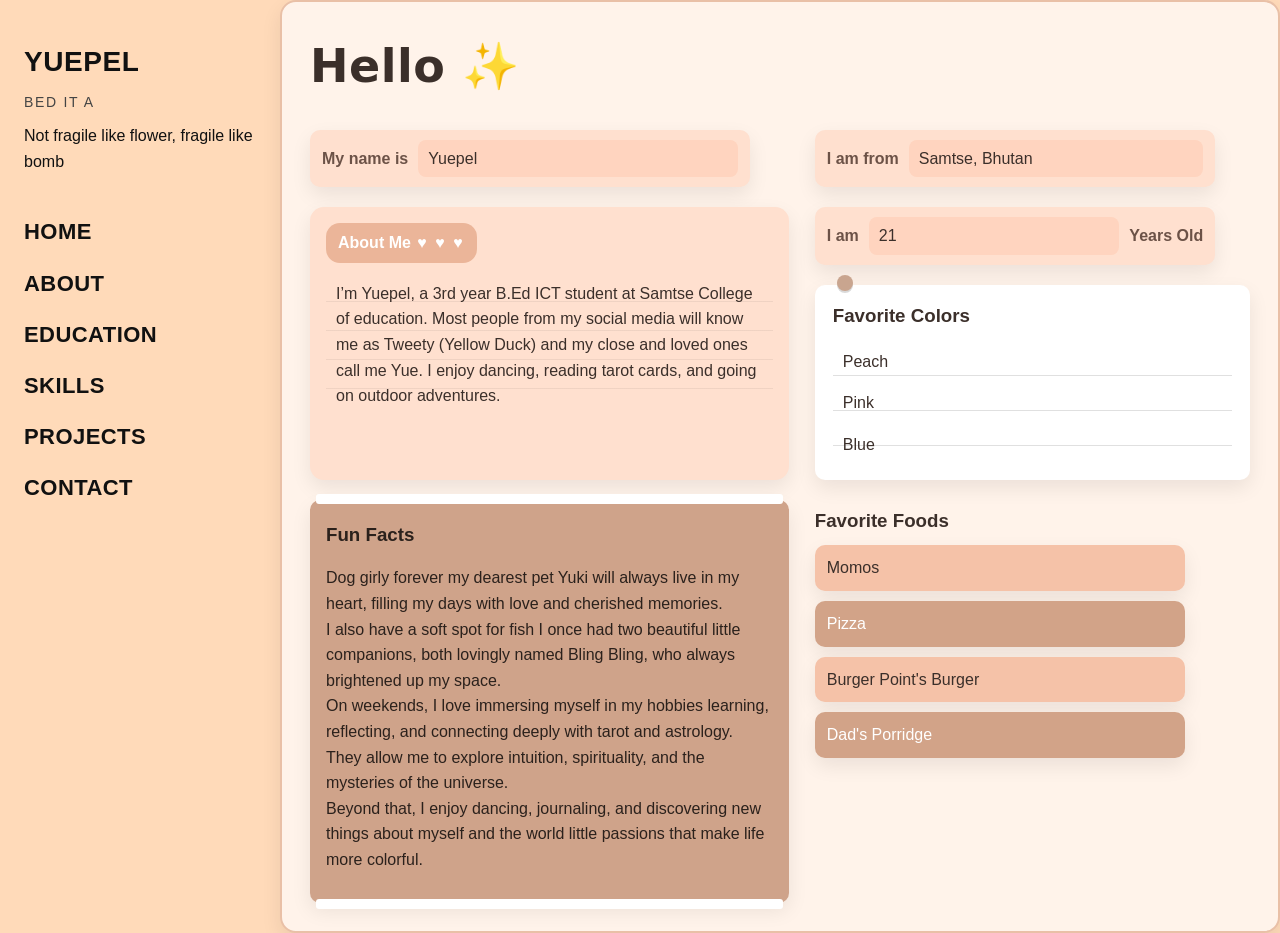
<file: allaboutme.html>
<!DOCTYPE html>
<html lang="en">
<head>
  <meta charset="UTF-8" />
  <meta name="viewport" content="width=device-width, initial-scale=1" />
  <title>About — Yuepel</title>
  <link rel="stylesheet" href="style.css" />
</head>
<body>

  <div class="layout">
    <!-- LEFT: your existing sidebar -->
    <aside class="sidebar">
      <h1 class="name">YUEPEL</h1>
      <p class="role">BEd IT A</p>
      <p class="tagline">Not fragile like flower, fragile like bomb</p>

      <nav class="nav">
        <ul>
          <li><a href="index.html">HOME</a></li>
          <li><a href="about.html" class="active">ABOUT</a></li>
          <li><a href="education.html">EDUCATION</a></li>
          <li><a href="skills.html">SKILLS</a></li>
          <li><a href="projects.html">PROJECTS</a></li>
          <li><a href="contact.html">CONTACT</a></li>
        </ul>
      </nav>
    </aside>

    <!-- RIGHT: Scrapbook About -->
    <main class="content">
      <div class="content-inner">
        <section class="scrapbook">
          <h2 class="scrap-hello">Hello ✨</h2>

          <!-- top small fields -->
          <div class="mini-field">
            <span class="mini-label">My name is</span>
            <span class="mini-fill">Yuepel</span>
          </div>

          <div class="mini-field">
            <span class="mini-label">I am from</span>
            <span class="mini-fill">Samtse, Bhutan</span>
          </div>

          <div class="mini-field mini-split">
            <span class="mini-label">I am</span>
            <span class="mini-fill">21</span>
            <span class="mini-label right">Years Old</span>
          </div>

          

          <!-- about me lined note -->
          <section class="note about-note">
            <div class="tab hearts">About Me</div>
            <div class="lined">
              I’m Yuepel, a 3rd year B.Ed ICT student at Samtse College of education. 
              Most people from my social media will know me as Tweety (Yellow Duck) 
              and my close and loved ones call me Yue. I enjoy dancing,
              reading tarot cards, and going on outdoor adventures. 
            </div>
          </section>

          <!-- favorite colors note -->
          <section class="pin-note">
            <h3>Favorite Colors</h3>
            <ul class="lined-list">
              <li>Peach</li>
              <li>Pink</li>
              <li>Blue</li>
            </ul>
          </section>

          <!-- fun facts big box -->
<section class="rip-box">
  <h3>Fun Facts</h3>
  <p>
    Dog girly forever my dearest pet Yuki will always live in my heart, filling my days with love and cherished memories. <br>
    I also have a soft spot for fish I once had two beautiful little companions, both lovingly named Bling Bling, who always brightened up my space. <br>
    On weekends, I love immersing myself in my hobbies learning, reflecting, and connecting deeply with tarot and astrology. They allow me to explore intuition, spirituality, and the mysteries of the universe. <br>
    Beyond that, I enjoy dancing, journaling, and discovering new things about myself and the world  little passions that make life more colorful.
  </p>
</section>


          <!-- favorite foods strips -->
          <section class="strips">
            <h3>Favorite Foods</h3>
            <div class="strip">Momos</div>
            <div class="strip tan">Pizza</div>
            <div class="strip">Burger Point's Burger</div>
            <div class="strip tan">Dad's Porridge</div>
          </section>
        </section>
      </div>
    </main>
  </div>

</body>
</html>
</file>
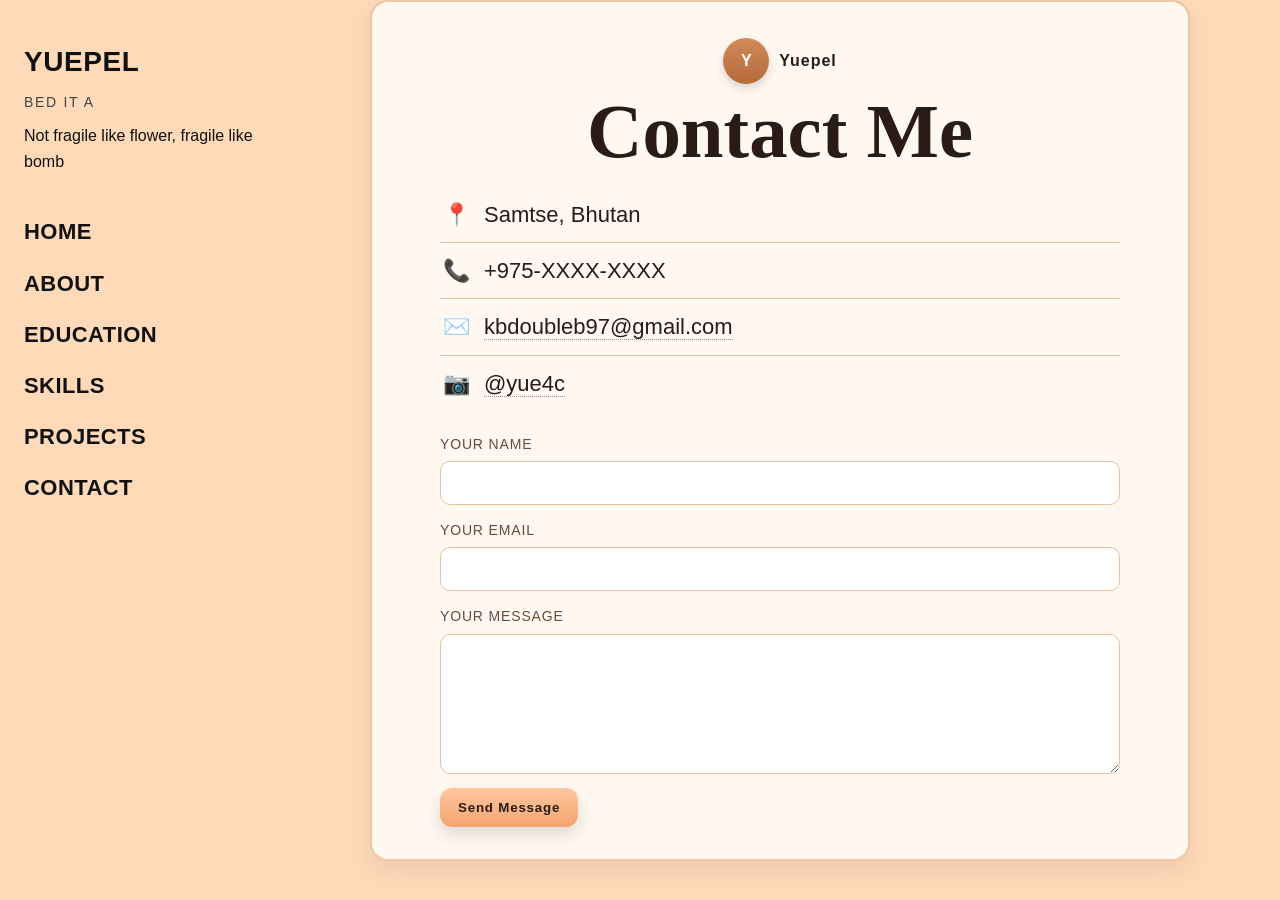
<file: contact.html>
<!DOCTYPE html>
<html lang="en">
<head>
  <meta charset="UTF-8" />
  <meta name="viewport" content="width=device-width, initial-scale=1" />
  <title>Contact — Yuepel</title>
  <link rel="stylesheet" href="style.css" />
</head>
<body>
  <div class="layout">
    <!-- Sidebar -->
    <aside class="sidebar">
      <h1 class="name">YUEPEL</h1>
      <p class="role">BEd IT A</p>
      <p class="tagline">Not fragile like flower, fragile like bomb</p>

      <nav class="nav">
        <ul>
          <li><a href="index.html">HOME</a></li>
          <li><a href="allaboutme.html">ABOUT</a></li>
          <li><a href="education.html">EDUCATION</a></li>
          <li><a href="skills.html">SKILLS</a></li>
          <li><a href="projects.html">PROJECTS</a></li>
          <li><a href="contact.html" class="active">CONTACT</a></li>
        </ul>
      </nav>
    </aside>

    <!-- Content -->
    <main class="content">
      <div class="content-inner">

        <section class="contact-sheet">
          <!-- Branding -->
          <div class="contact-brand">
            <div class="brand-mark">Y</div>
            <div class="brand-name">Yuepel</div>
          </div>

          <!-- Big script title -->
          <h1 class="contact-script">Contact&nbsp;Me</h1>

          <!-- Details -->
          <div class="contact-lines">
            <div class="contact-line">
              <span class="contact-ico">📍</span>
              <span class="contact-text">Samtse, Bhutan</span>
            </div>
            <hr>
            <div class="contact-line">
              <span class="contact-ico">📞</span>
              <span class="contact-text">+975-XXXX-XXXX</span>
            </div>
            <hr>
            <div class="contact-line">
              <span class="contact-ico">✉️</span>
              <span class="contact-text">
                <a href="mailto:kbdoubleb97@gmail.com">kbdoubleb97@gmail.com</a>
              </span>
            </div>
            <hr>
            <!-- Instagram link -->
            <div class="contact-line">
              <span class="contact-ico">📷</span>
              <span class="contact-text">
                <a href="https://www.instagram.com/yue4c?igsh=MXQ5cnUwaWlzNjFxaQ==&utm_source=ig_contact_invite" target="_blank">
                  @yue4c
                </a>
              </span>
            </div>
          </div>

          <!-- Message form -->
          <form class="contact-form" action="mailto:yuepel@example.com" method="post" enctype="text/plain">
            <div class="form-row">
              <label for="name">Your Name</label>
              <input id="name" name="name" type="text" required>
            </div>
            <div class="form-row">
              <label for="email">Your Email</label>
              <input id="email" name="email" type="email" required>
            </div>
            <div class="form-row">
              <label for="message">Your Message</label>
              <textarea id="message" name="message" rows="6" required></textarea>
            </div>
            <button type="submit" class="btn-peach">Send Message</button>
          </form>
        </section>

      </div>
    </main>
  </div>
</body>
</html>
</file>
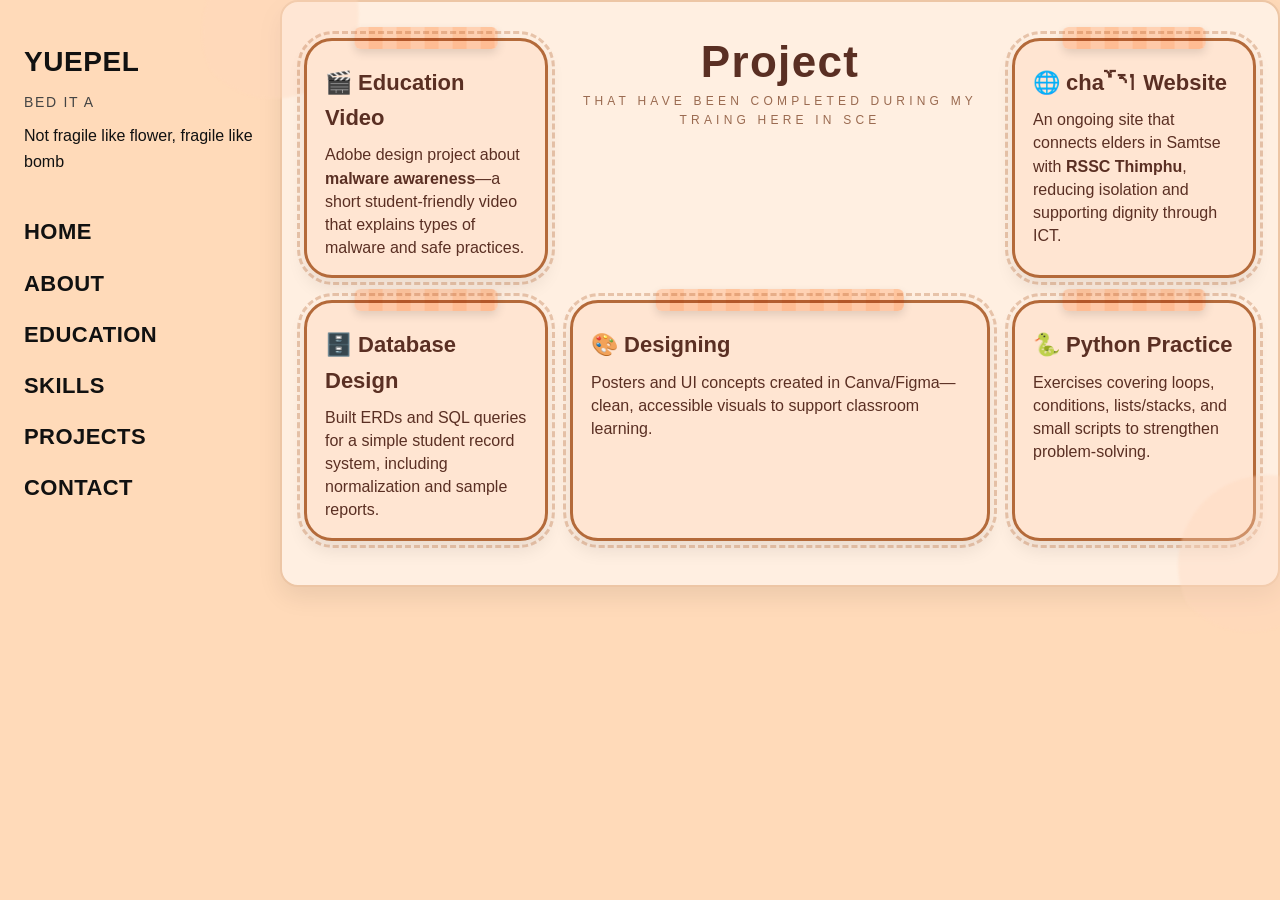
<file: projects.html>
<!DOCTYPE html>
<html lang="en">
<head>
  <meta charset="UTF-8" />
  <meta name="viewport" content="width=device-width, initial-scale=1" />
  <title>Projects — Yuepel</title>
  <link rel="stylesheet" href="style.css" />
</head>
<body>
  <div class="layout">
    <!-- Sidebar (same as other pages) -->
    <aside class="sidebar">
      <h1 class="name">YUEPEL</h1>
      <p class="role">BEd IT A</p>
      <p class="tagline">Not fragile like flower, fragile like bomb</p>

      <nav class="nav">
        <ul>
          <li><a href="index.html">HOME</a></li>
          <li><a href="allaboutme.html">ABOUT</a></li>
          <li><a href="education.html">EDUCATION</a></li>
          <li><a href="skills.html">SKILLS</a></li>
          <li><a href="projects.html" class="active">PROJECTS</a></li>
          <li><a href="contact.html">CONTACT</a></li>
        </ul>
      </nav>
    </aside>

    <!-- Content -->
    <main class="content">
      <div class="content-inner">

        <section class="mm-wrap">
          <!-- center title -->
          <header class="mm-title">
            <h1>Project<br></h1>
            <p class="mm-sub">that have been completed during my traing here in SCE</p>
          </header>

          <!-- cards laid out around the title -->
          <article class="mm-card tl">
            <div class="mm-tape"></div>
            <h3>🎬 Education Video</h3>
            <p>
              Adobe design project about <strong>malware awareness</strong>—a short student-friendly
              video that explains types of malware and safe practices.
            </p>
          </article>

          <article class="mm-card tr">
            <div class="mm-tape"></div>
            <h3>🌐 cha་རོ། Website</h3>
            <p>
              An ongoing site that connects elders in Samtse with <strong>RSSC Thimphu</strong>,
              reducing isolation and supporting dignity through ICT.
            </p>
          </article>

          <article class="mm-card bl">
            <div class="mm-tape"></div>
            <h3>🗄️ Database Design</h3>
            <p>
              Built ERDs and SQL queries for a simple student record system,
              including normalization and sample reports.
            </p>
          </article>

          <article class="mm-card br">
            <div class="mm-tape"></div>
            <h3>🐍 Python Practice</h3>
            <p>
              Exercises covering loops, conditions, lists/stacks, and small
              scripts to strengthen problem-solving.
            </p>
          </article>

          <article class="mm-card bc">
            <div class="mm-tape"></div>
            <h3>🎨 Designing</h3>
            <p>
              Posters and UI concepts created in Canva/Figma—clean,
              accessible visuals to support classroom learning.
            </p>
          </article>
        </section>

      </div>
    </main>
  </div>
</body>
</html>
</file>
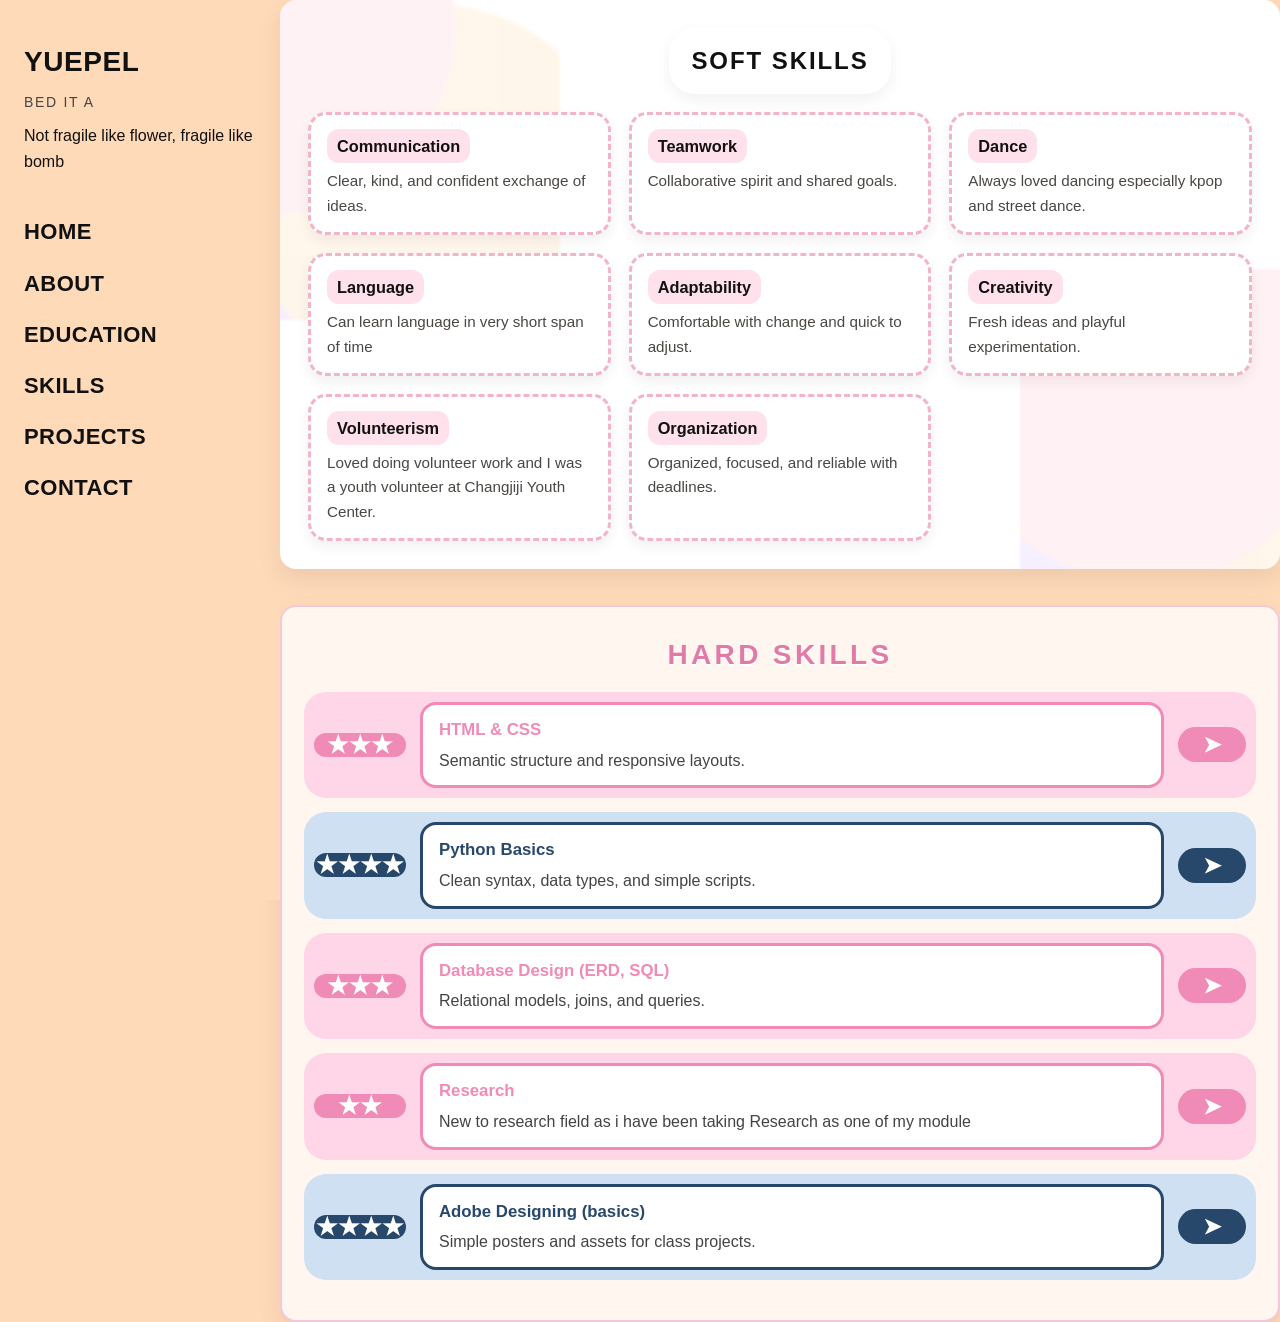
<file: skills.html>
<!DOCTYPE html>
<html lang="en">
<head>
  <meta charset="UTF-8" />
  <meta name="viewport" content="width=device-width, initial-scale=1" />
  <title>Skills — Yuepel</title>
  <link rel="stylesheet" href="style.css" />
</head>
<body>

  <div class="layout">
    <!-- LEFT: sidebar -->
    <aside class="sidebar">
      <h1 class="name">YUEPEL</h1>
      <p class="role">BEd IT A</p>
      <p class="tagline">Not fragile like flower, fragile like bomb</p>

      <nav class="nav">
        <ul>
          <li><a href="index.html">HOME</a></li>
          <li><a href="allaboutme.html">ABOUT</a></li>
          <li><a href="education.html">EDUCATION</a></li>
          <li><a href="skill.html" class="active">SKILLS</a></li>
          <li><a href="projects.html">PROJECTS</a></li>
          <li><a href="contact.html">CONTACT</a></li>
        </ul>
      </nav>
    </aside>

    <!-- RIGHT: content -->
    <main class="content">
      <div class="content-inner">

        <!-- ========== SOFT SKILLS (pic #1 style) ========== -->
        <section class="skills-soft">
          <div class="soft-hero">
            <div class="soft-cloud">
              
              <h2>SOFT SKILLS</h2>
            </div>
          </div>

          <div class="soft-grid">
            <!-- Each soft card -->
            <article class="soft-card">
              <h3>Communication</h3>
              <p>Clear, kind, and confident exchange of ideas.</p>
            </article>

            <article class="soft-card">
              <h3>Teamwork</h3>
              <p>Collaborative spirit and shared goals.</p>
            </article>

            <article class="soft-card">
              <h3>Dance </h3>
              <p>Always loved dancing especially kpop and street dance.</p>
            </article>

            <article class="soft-card">
              <h3>Language</h3>
              <p>Can learn language in very short span of time</p>
            </article>

            <article class="soft-card">
              <h3>Adaptability</h3>
              <p>Comfortable with change and quick to adjust.</p>
            </article>

            <article class="soft-card">
              <h3>Creativity</h3>
              <p>Fresh ideas and playful experimentation.</p>
            </article>

            <article class="soft-card">
              <h3>Volunteerism</h3>
              <p>Loved doing volunteer work and I was a youth volunteer at Changjiji Youth Center.</p>
            </article>

            <article class="soft-card">
              <h3>Organization</h3>
              <p>Organized, focused, and reliable with deadlines.</p>
            </article>
          </div>
        </section>

        <!-- ========== HARD SKILLS (pic #2 style) ========== -->
        <section class="skills-hard">
          <header class="hard-head">
            <h2>HARD SKILLS</h2>
          </header>

          <!-- One hard bar -->
          <article class="hard-row pink">
            <div class="hard-left">
              <span class="star">★★★</span>
              
            </div>
            <div class="hard-body">
              <h3>HTML &amp; CSS</h3>
              <p>Semantic structure and responsive layouts.</p>
            </div>
            <div class="hard-right">
              <span class="arrow">➤</span>
            </div>
          </article>

          <article class="hard-row navy">
            <div class="hard-left">
              <span class="star">★★★★</span>
             
            </div>
            <div class="hard-body">
              <h3>Python Basics</h3>
              <p>Clean syntax, data types, and simple scripts.</p>
            </div>
            <div class="hard-right">
              <span class="arrow">➤</span>
            </div>
          </article>

          <article class="hard-row pink">
            <div class="hard-left">
              <span class="star">★★★</span>
              
            </div>
            <div class="hard-body">
              <h3>Database Design (ERD, SQL)</h3>
              <p>Relational models, joins, and queries.</p>
            </div>
            <div class="hard-right">
              <span class="arrow">➤</span>
            </div>
          </article>

         

          <article class="hard-row pink">
            <div class="hard-left">
              <span class="star">★★</span>
              
            </div>
            <div class="hard-body">
              <h3>Research</h3>
              <p>New to research field as i have been taking Research as one of my module</p>
            </div>
            <div class="hard-right">
              <span class="arrow">➤</span>
            </div>
          </article>

          <article class="hard-row navy">
            <div class="hard-left">
              <span class="star">★★★★</span>
              
            </div>
            <div class="hard-body">
              <h3>Adobe Designing (basics)</h3>
              <p>Simple posters and assets for class projects.</p>
            </div>
            <div class="hard-right">
              <span class="arrow">➤</span>
            </div>
          </article>
        </section>

      </div>
    </main>
  </div>

</body>
</html>
</file>
<file: style.css>
/* ========== base and homepage  ========== */
:root{
  --peach: #FFDAB9;
  --text: #111;
  --muted: #444;
  --card: #ffffff;
  --shadow: 0 10px 24px rgba(0,0,0,0.12);
  --radius: 12px;
}

*,
*::before,
*::after { box-sizing: border-box; }

body {
  margin: 0;
  font-family: Arial, sans-serif;
  line-height: 1.6;
  color: var(--text);
  background-color: var(--peach); /* full-page peach */
}

a { color: inherit; text-decoration: none; }
a:hover, a:focus { text-decoration: underline; }

/* ========== Layout ========== */
.layout{
  display: grid;
  grid-template-columns: 280px 1fr; /* left fixed, right fluid */
  gap: 0;
  min-height: 100vh;
}

/* ========== Sidebar (left) ========== */
.sidebar{
  padding: 40px 24px;
  background: var(--peach); /* keep peach on the left */
  display: flex;
  flex-direction: column;
  align-items: flex-start;
  position: sticky; /* stays visible as you scroll the gallery */
  top: 0;
  height: 100vh;
  overflow: auto;
}

.name{
  font-size: 28px;
  font-weight: 700;
  letter-spacing: 0.02em;
  margin: 0 0 6px;
}

.role{
  margin: 0 0 10px;
  font-size: 14px;
  letter-spacing: 0.12em;
  text-transform: uppercase;
  color: var(--muted);
}

.tagline{
  margin: 0 0 24px;
  font-size: 16px;
}

.nav ul{
  list-style: none;
  padding: 0;
  margin: 0;
}
.nav li{ margin: 16px 0; }
.nav a{
  font-weight: 700;
  font-size: 22px;
  letter-spacing: 0.02em;
}
.nav a:hover{
  text-decoration: none;
  background: rgba(0,0,0,0.06);
  border-radius: 8px;
  padding: 2px 6px;
}

/* ========== Gallery (right) ========== */
.gallery{
  background: var(--card);            /* white panel like inspiration */
  padding: 36px;
  display: grid;
  grid-template-columns: repeat(auto-fill, minmax(240px, 1fr)); /* responsive */
  gap: 20px;
}

/* Uniform tiles: same width & height, neat crop */
.gallery img{
  width: 100%;
  height: 320px;                      /* make all the same height */
  object-fit: cover;                  /* crop neatly without distortion */
  border-radius: 14px;
  display: block;
  box-shadow: var(--shadow);
}

/* ========== Responsive ========== */
@media (max-width: 900px){
  .layout{ grid-template-columns: 220px 1fr; }
  .nav a{ font-size: 20px; }
  .gallery{ padding: 24px; gap: 16px; }
  .gallery img{ height: 260px; }
}

@media (max-width: 700px){
  .layout{ grid-template-columns: 1fr; }
  .sidebar{
    position: relative;
    height: auto;
  }
  .gallery{
    grid-template-columns: repeat(auto-fill, minmax(160px, 1fr));
    padding: 20px;
    gap: 12px;
  }
  .gallery img{ height: 200px; }
}

/* ===== about me ===== */
:root{
  --sb-bg: #FFF3EA;
  --sb-ink: #3b2f2a;
  --sb-peach: #f5c2a8;
  --sb-tan: #d2a388;
  --sb-cream: #fde9dc;
  --sb-note: #ffe0cf;
  --sb-shadow: 0 8px 20px rgba(0,0,0,.08);
  --sb-round: 14px;
}

.scrapbook{
  background: var(--sb-bg);
  border: 2px solid #e9c0a7;
  border-radius: 16px;
  box-shadow: var(--sb-shadow);
  padding: 28px;
  color: var(--sb-ink);
  position: relative;

  /* layout like the reference */
  display: grid;
  grid-template-columns: 1.1fr 1fr;
  grid-template-rows: auto auto auto 1fr auto;
  gap: 20px 26px;
}

/* title */
.scrap-hello{
  grid-column: 1 / -1;
  margin: 0 0 6px;
  font-family: "Trebuchet MS", system-ui, Arial, sans-serif;
  font-size: 46px;
  font-weight: 800;
  letter-spacing: .5px;
  color: var(--sb-ink);
}

/* mini fields (top left stack) */
.mini-field{
  background: var(--sb-note);
  border-radius: 10px;
  padding: 10px 12px;
  box-shadow: var(--sb-shadow);
  display: flex; gap: 10px; align-items: center;
  width: 92%;
}
.mini-label{ font-weight: 800; color: #6c5247; }
.mini-fill{ flex: 1; background: #ffd4bf; border-radius: 8px; padding: 6px 10px; }
.mini-field.mini-split{ display: grid; grid-template-columns: auto 1fr auto; }
.mini-field .right{ justify-self: end; }

/* Polaroid with tape */
.polaroid{
  grid-column: 2 / 3;
  grid-row: 2 / 4;
  background: #fff;
  border: 10px solid #fff;
  padding: 0;
  box-shadow: var(--sb-shadow);
  transform: rotate(-2deg);
  position: relative;
  border-radius: 8px;
}
.polaroid img{
  width: 100%; height: 100%; object-fit: cover; display: block; border-radius: 2px;
}
.tape{
  position: absolute; width: 120px; height: 26px;
  background: var(--sb-tan);
  opacity: .95;
  border-radius: 6px;
  box-shadow: 0 2px 6px rgba(0,0,0,.15);
}
.tape.tl{ top: -16px; left: -10px; transform: rotate(-12deg); }
.tape.br{ bottom: -16px; right: -8px; transform: rotate(12deg); }

/* About Me lined note */
.note{
  background: var(--sb-note);
  border-radius: var(--sb-round);
  box-shadow: var(--sb-shadow);
  padding: 16px 16px 18px;
}
.about-note{ grid-column: 1 / 2; grid-row: 3 / 5; }
.tab{
  display: inline-block; background: #ebb599; color: #fff; font-weight: 800;
  padding: 7px 12px; border-radius: 14px; margin-bottom: 10px;
}
.tab.hearts::after{ content: "  ♥  ♥  ♥"; font-weight: 700; letter-spacing: 2px; }
.lined{
  background:
    repeating-linear-gradient(#0000 0 28px, #0000 27px, rgba(0,0,0,.12) 29px);
  padding: 8px 10px; border-radius: 8px;
}

/* Pinned note (favorite colors) */
.pin-note{
  grid-column: 2 / 3; grid-row: 4 / 5;
  background: #fff;
  border-radius: 10px;
  box-shadow: var(--sb-shadow);
  padding: 16px 18px 14px;
  position: relative;
}
.pin-note::before{
  content: "";
  position: absolute; top: -10px; left: 22px;
  width: 16px; height: 16px; background: #c9a58f; border-radius: 50%;
  box-shadow: 0 2px 0 rgba(0,0,0,.15);
}
.pin-note h3{ margin: 0 0 10px; }
.lined-list{
  list-style: none; margin: 0; padding: 0 6px;
  background:
    repeating-linear-gradient(#0000 0 34px, rgba(0,0,0,.12) 34px 35px);
}
.lined-list li{ padding: 8px 4px; }

/* Fun facts box (ripped-paper feel) */
.rip-box{
  grid-column: 1 / 2; grid-row: 5 / 6;
  background: #cfa38a;
  color: #2b211c;
  border-radius: 10px;
  box-shadow: var(--sb-shadow);
  padding: 14px 16px;
  position: relative;
}
.rip-box::before, .rip-box::after{
  content:""; position:absolute; left:6px; right:6px; height:10px; background:#fff;
  border-radius: 3px;
}
.rip-box::before{ top:-6px; }
.rip-box::after{ bottom:-6px; }
.rip-box h3{ margin: 6px 0 6px; color:#2b211c; }

/* Favorite foods strips */
.strips{
  grid-column: 2 / 3; grid-row: 5 / 6;
}
.strips h3{ margin: 6px 0 10px; }
.strip{
  background: var(--sb-peach);
  padding: 10px 12px;
  width: 85%;
  border-radius: 10px;
  margin-bottom: 10px;
  box-shadow: var(--sb-shadow);
}
.strip.tan{ background: var(--sb-tan); color: #fff; }

/* Responsive */
@media (max-width: 980px){
  .scrapbook{
    grid-template-columns: 1fr;
    grid-template-rows: auto auto auto auto auto auto auto;
  }
  .polaroid{ grid-column: 1; grid-row: 3; }
  .about-note{ grid-column: 1; grid-row: 4; }
  .pin-note{ grid-column: 1; grid-row: 5; }
  .rip-box{ grid-column: 1; grid-row: 6; }
  .strips{ grid-column: 1; grid-row: 7; }
}

/* ===== Worksheet-style Education ===== */
.worksheet{
  position: relative;
  background: #fff7ef;               /* soft cream worksheet look */
  border: 2px solid #f2c9a9;
  border-radius: 16px;
  box-shadow: 0 8px 20px rgba(0,0,0,.08);
  padding: 28px 26px;
  overflow: hidden;
}

/* peach doodles in corners */
.worksheet::before,
.worksheet::after{
  content:"";
  position: absolute;
  width: 220px; height: 220px;
  background: radial-gradient(ellipse at center, #ffd8be 40%, #ffd8be00 41%);
  opacity: .5;
  filter: blur(2px);
  z-index: 0;
}
.worksheet::before{ top:-60px; left:-40px; }
.worksheet::after { bottom:-60px; right:-40px; }

/* ===== centered titles ===== */
.ws-head{
  position: relative; 
  z-index: 1; 
  text-align: center;     /* center the header */
  margin-bottom: 20px;
}

.ws-name{
  display: flex; align-items: center; gap: 10px;
  justify-content: center;              /* keep the NAME line centered too */
  margin-bottom: 6px;
}
.ws-name .label{ font-weight: 800; letter-spacing: .06em; color:#32241c; }
.ws-name .line{ display:inline-block; width: 280px; height: 2px; background:#32241c; }

.ws-title{
  margin: 8px 0 2px;
  font-size: 40px;
  letter-spacing: .06em;
  font-weight: 900;
  color: #1b1613;
  text-align: center;                   /* center title */
}
.ws-sub{
  margin: 0;
  letter-spacing: .08em;
  color: #57514d;
  text-align: center;                   /* center subtitle */
}

/* rows */
.ws-row{
  position: relative;
  z-index: 1;
  display: grid;
  grid-template-columns: minmax(220px, 360px) 1fr;
  gap: 24px;
  align-items: start;
  margin: 22px 0 28px;
}
.ws-row.reverse{
  grid-template-columns: 1fr minmax(220px, 360px);
}

/* ===== Circular diagram (logos/photos) ===== */
.ws-diagram{
  background: #ffffff;
  border: 3px solid #1c1c1c;
  border-radius: 50%;          /* circle */
  width: 190px;                /* fixed for perfect circle */
  height: 190px;
  display: flex; align-items: center; justify-content: center;
  margin: 0 auto;              /* center in its column */
}
.ws-diagram img{
  width: 80%;                  /* fit inside circle */
  height: 80%;
  object-fit: contain;
  border-radius: 50%;          /* image also circular */
}

/* lined note blocks */
.ws-arrow{
  font-weight: 700;
  color: #29231e;
  letter-spacing: .04em;
  margin: 2px 0 4px;
}
.ws-arrow.left{ text-align: left; }
.ws-arrow.right{ text-align: right; }

.ws-stage{
  margin: 2px 0 8px;
  text-transform: uppercase;
  letter-spacing: .08em;
  font-size: 16px;
  color:#33261f;
}
.ws-stage .year{
  background: #e8c0a0;
  color:#221911;
  padding: 2px 8px;
  border-radius: 6px;
  margin-left: 6px;
  font-size: 13px;
}

.ws-lines{
  background:
    repeating-linear-gradient(#0000 0 28px, #0000 27px, rgba(0,0,0,.24) 29px);
  border: 2px solid #1c1c1c;
  border-radius: 10px;
  padding: 12px 12px 14px;
  min-height: 120px;
  line-height: 28px;     /* sits text on the lines */
  color: #2c2622;
}

/* responsive */
@media (max-width: 900px){
  .ws-row, .ws-row.reverse{
    grid-template-columns: 1fr;
  }
  .ws-diagram{ width: 170px; height: 170px; }
  .ws-title{ font-size: 34px; }
}

/* =============== SOFT SKILLS =============== */
.skills-soft{
  position: relative;
  background: #fff;
  border-radius: 16px;
  box-shadow: 0 10px 24px rgba(0,0,0,.08);
  padding: 28px;
  margin-bottom: 36px;
  overflow: hidden;
}

.skills-soft::before,
.skills-soft::after{
  content:"";
  position:absolute;
  width: 420px; height: 420px;
  background: radial-gradient(circle at 30% 30%, #ffd9e1 0 45%, #0000 46%),
              radial-gradient(circle at 70% 70%, #ffe8c8 0 45%, #0000 46%),
              radial-gradient(circle at 20% 80%, #e5d4ff 0 35%, #0000 36%);
  opacity:.35;
  filter: blur(1px);
}
.skills-soft::before{ left:-140px; top:-100px; }
.skills-soft::after { right:-160px; bottom:-120px; }

.soft-hero{ display:flex; justify-content:center; margin-bottom:18px; }
.soft-cloud{
  background: #fff;
  border-radius: 26px;
  padding: 14px 22px;
  box-shadow: 0 6px 16px rgba(0,0,0,.06);
  text-align:center;
}
.soft-cloud h2{
  margin: 0;
  letter-spacing:.08em;
}
.soft-cloud .soft-subtitle{
  display:block;
  font-size:.9rem;
  color:#b58960;
  margin-bottom:4px;
  letter-spacing:.2em;
}

.soft-grid{
  position:relative;
  display:grid;
  grid-template-columns: repeat(auto-fill, minmax(240px, 1fr));
  gap: 18px;
  z-index:1;
}

.soft-card{
  background: #fff;
  border-radius: 18px;
  padding: 14px 16px;
  border: 3px dashed #f3b5c5;
  box-shadow: 0 6px 14px rgba(0,0,0,.06);
}
.soft-card h3{
  margin: 0 0 6px;
  font-size: 1.02rem;
  background: #ffe1ec;
  display:inline-block;
  padding: 4px 10px;
  border-radius: 12px;
}
.soft-card p{
  margin: 0;
  color: #4a4642;
  font-size: .95rem;
}

/* =============== HARD SKILLS =============== */
.skills-hard{
  background:#fff7ef;
  border-radius:16px;
  padding: 26px 22px;
  border: 2px solid #f3c8d9;
  box-shadow: 0 10px 24px rgba(0,0,0,.08);
}
.hard-head{
  text-align:center;
  margin: 0 0 14px;
}
.hard-head h2{
  margin:0;
  font-size: 28px;
  letter-spacing:.12em;
  color:#e07aa7;
  text-shadow: 0 2px #fff;
}

/* one row */
.hard-row{
  display:grid;
  grid-template-columns: 92px 1fr 68px;
  align-items:center;
  gap: 14px;
  margin: 14px 0;
  border-radius: 22px;
  padding: 10px;
}
.hard-row .hard-left{
  display:flex; align-items:center; justify-content:center;
  gap: 8px;
  font-weight:700;
  border-radius:16px;
  color:#fff;
}
.hard-row .star{ font-size: 24px; line-height:1; }
.hard-row .rating{ font-size: 14px; }

.hard-row .hard-body{
  background:#fff;
  border-radius:16px;
  padding: 12px 16px;
  border: 3px solid currentColor;
}
.hard-row .hard-body h3{
  margin: 0 0 4px;
  font-size: 1.05rem;
}
.hard-row .hard-body p{
  margin: 0;
  color:#434343;
}

.hard-row .hard-right{
  display:flex; align-items:center; justify-content:center;
  font-size: 22px;
  font-weight:700;
  border-radius:20px;
  color:#fff;
}

/* color themes like the sample */
.hard-row.pink{
  color:#f08ab7;                      /* border color for middle panel */
  background: #ffd5e8;                /* row background */
}
.hard-row.pink .hard-left,
.hard-row.pink .hard-right{
  background:#f08ab7;
}

.hard-row.navy{
  color:#28486b;
  background:#cfe0f3;
}
.hard-row.navy .hard-left,
.hard-row.navy .hard-right{
  background:#28486b;
}

/* responsive tweaks */
@media (max-width: 760px){
  .hard-row{ grid-template-columns: 72px 1fr 56px; }
}

/* ===== Project ===== */
.mm-wrap{
  --peach-bg: #ffefe1;
  --peach: #ffcba6;
  --peach-dark: #b46a3a;
  --ink: #5a2f23;
  --paper: #ffe5d2;

  position: relative;
  background: var(--peach-bg);
  border: 2px solid #edc6a5;
  border-radius: 18px;
  box-shadow: 0 10px 24px rgba(0,0,0,.08);
  padding: 36px 22px 44px;
  min-height: 560px;

  /* grid like the reference layout */
  display: grid;
  grid-template-columns: 1fr 420px 1fr;
  grid-template-rows: auto auto;
  grid-template-areas:
    "tl title tr"
    "bl center br";
  gap: 22px;
}

/* title in the middle */
.mm-title{
  grid-area: title;
  text-align: center;
  align-self: start;
}
.mm-title h1{
  margin: 0;
  line-height: 1.08;
  font-size: 44px;
  color: var(--ink);
  letter-spacing: .03em;
}
.mm-title h1 span{
  color: var(--peach-dark);
}
.mm-sub{
  margin: 6px 0 0;
  text-transform: uppercase;
  letter-spacing: .35em;
  font-size: 12px;
  color: #9a6a50;
}

/* each card */
.mm-card{
  position: relative;
  background: var(--paper);
  border: 3px solid var(--peach-dark);
  color: var(--ink);
  border-radius: 28px;
  padding: 18px 18px 16px;
  max-width: 440px;
  justify-self: center;
  box-shadow: 0 10px 18px rgba(0,0,0,.08);
  /* fake wavy edge via shadow lines */
}
.mm-card::before,
.mm-card::after{
  content:"";
  position:absolute;
  inset:-10px;
  pointer-events:none;
  border-radius: 36px;
  border: 3px dashed rgba(180,106,58,.18);
}
.mm-card h3{
  margin: 6px 0 8px;
  font-size: 22px;
  color: var(--ink);
}
.mm-card p{
  margin: 0;
  line-height: 1.45;
}

/* cute gingham tape on top of each card */
.mm-tape{
  position:absolute;
  left:50%;
  transform:translateX(-50%);
  top:-14px;
  width: 60%;
  height: 22px;
  border-radius: 6px;
  box-shadow: 0 4px 10px rgba(0,0,0,.12);
  background:
    repeating-linear-gradient(90deg, #ffe0cc 0 14px, #ffd2b3 14px 28px),
    repeating-linear-gradient(#ffd7bf 0 14px, #ffcaa8 14px 28px);
  mix-blend-mode: multiply;
}

/* place cards */
.mm-card.tl{ grid-area: tl; }
.mm-card.tr{ grid-area: tr; }
.mm-card.bl{ grid-area: bl; }
.mm-card.br{ grid-area: br; }
.mm-card.bc{
  grid-area: center;
  max-width: 520px;
}

/* little confetti/doodle feel */
.mm-wrap::before,
.mm-wrap::after{
  content:"";
  position:absolute;
  width: 180px; height: 180px;
  border-radius: 50%;
  background: radial-gradient(circle at 40% 40%, #ffd8bd 0 55%, #0000 56%);
  opacity:.35;
  filter: blur(1px);
}
.mm-wrap::before{ left:-80px; top:-60px; }
.mm-wrap::after { right:-80px; bottom:-70px; }

/* responsive stacking */
@media (max-width: 1000px){
  .mm-wrap{
    grid-template-columns: 1fr;
    grid-template-areas:
      "title"
      "tl"
      "tr"
      "bl"
      "br"
      "center";
  }
  .mm-title h1{ font-size: 38px; }
  .mm-card{ max-width: 100%; }
}
/* ===== Contact ===== */
.contact-sheet{
  --sheet-bg: #fff8f1;       /* soft peach paper */
  --ink: #2a1b15;
  --peach: #ffcba6;
  --peach-deep: #b46a3a;

  background: var(--sheet-bg);
  border: 2px solid #edc6a5;
  border-radius: 18px;
  box-shadow: 0 10px 24px rgba(0,0,0,.08);
  padding: 36px 28px 32px;
  max-width: 820px;
  margin: 0 auto;
  text-align: left;
}

/* brand */
.contact-brand{
  display: flex;
  align-items: center;
  gap: 10px;
  justify-content: center;
  margin-bottom: 6px;
}
.brand-mark{
  width: 46px; height: 46px;
  border-radius: 50%;
  display: grid; place-items: center;
  font-weight: 900;
  color: #fff;
  background: linear-gradient(180deg, #d28a5b, #b46a3a);
  box-shadow: 0 4px 10px rgba(0,0,0,.15);
}
.brand-name{
  font-weight: 700; letter-spacing: .06em; color: var(--ink);
}

/* big script-like title using system cursive */
.contact-script{
  margin: 12px 0 18px;
  font-family: "Brush Script MT", "Segoe Script", "Apple Chancery", cursive;
  font-size: clamp(48px, 6vw, 96px);
  line-height: .95;
  text-align: center;
  color: var(--ink);
}

/* lines with icons */
.contact-lines{
  max-width: 680px;
  margin: 0 auto 22px;
}
.contact-line{
  display: flex;
  gap: 14px;
  align-items: center;
  padding: 10px 2px;
  font-size: clamp(18px, 2vw, 22px);
  color: var(--ink);
}
.contact-ico{ font-size: 22px; width: 28px; text-align: center; }
.contact-lines hr{
  border: 0;
  border-top: 1px solid #e6c1a1;
  margin: 0;
}
.contact-text a{ color: inherit; text-decoration: none; border-bottom: 1px dotted #c28a66; }
.contact-text a:hover{ border-bottom-style: solid; }

/* message form */
.contact-form{
  margin: 22px auto 0;
  max-width: 680px;
}
.form-row{
  display: grid;
  gap: 6px;
  margin-bottom: 14px;
}
.form-row label{
  font-size: 14px;
  letter-spacing: .06em;
  color: #6a4a38;
  text-transform: uppercase;
}
.contact-form input,
.contact-form textarea{
  width: 100%;
  border: 1px solid #e6c1a1;
  background: #fff;
  padding: 12px 14px;
  border-radius: 10px;
  font-size: 16px;
  color: var(--ink);
  outline: none;
}
.contact-form input:focus,
.contact-form textarea:focus{
  border-color: var(--peach-deep);
  box-shadow: 0 0 0 3px rgba(180,106,58,.12);
}

.btn-peach{
  display: inline-block;
  border: none;
  background: linear-gradient(180deg, #ffc7a0, #f3a46f);
  color: #2a1b15;
  font-weight: 800;
  letter-spacing: .06em;
  padding: 12px 18px;
  border-radius: 12px;
  cursor: pointer;
  box-shadow: 0 8px 16px rgba(0,0,0,.12);
}
.btn-peach:hover{ filter: brightness(.98); transform: translateY(-1px); }
/* Instagram link styling */
.contact-line a {
  color: inherit;
  text-decoration: none;
  border-bottom: 1px dotted #c28a66;
  transition: color 0.2s, border-bottom 0.2s;
}
.contact-line a:hover {
  color: #b46a3a;
  border-bottom-style: solid;
}
</file>
